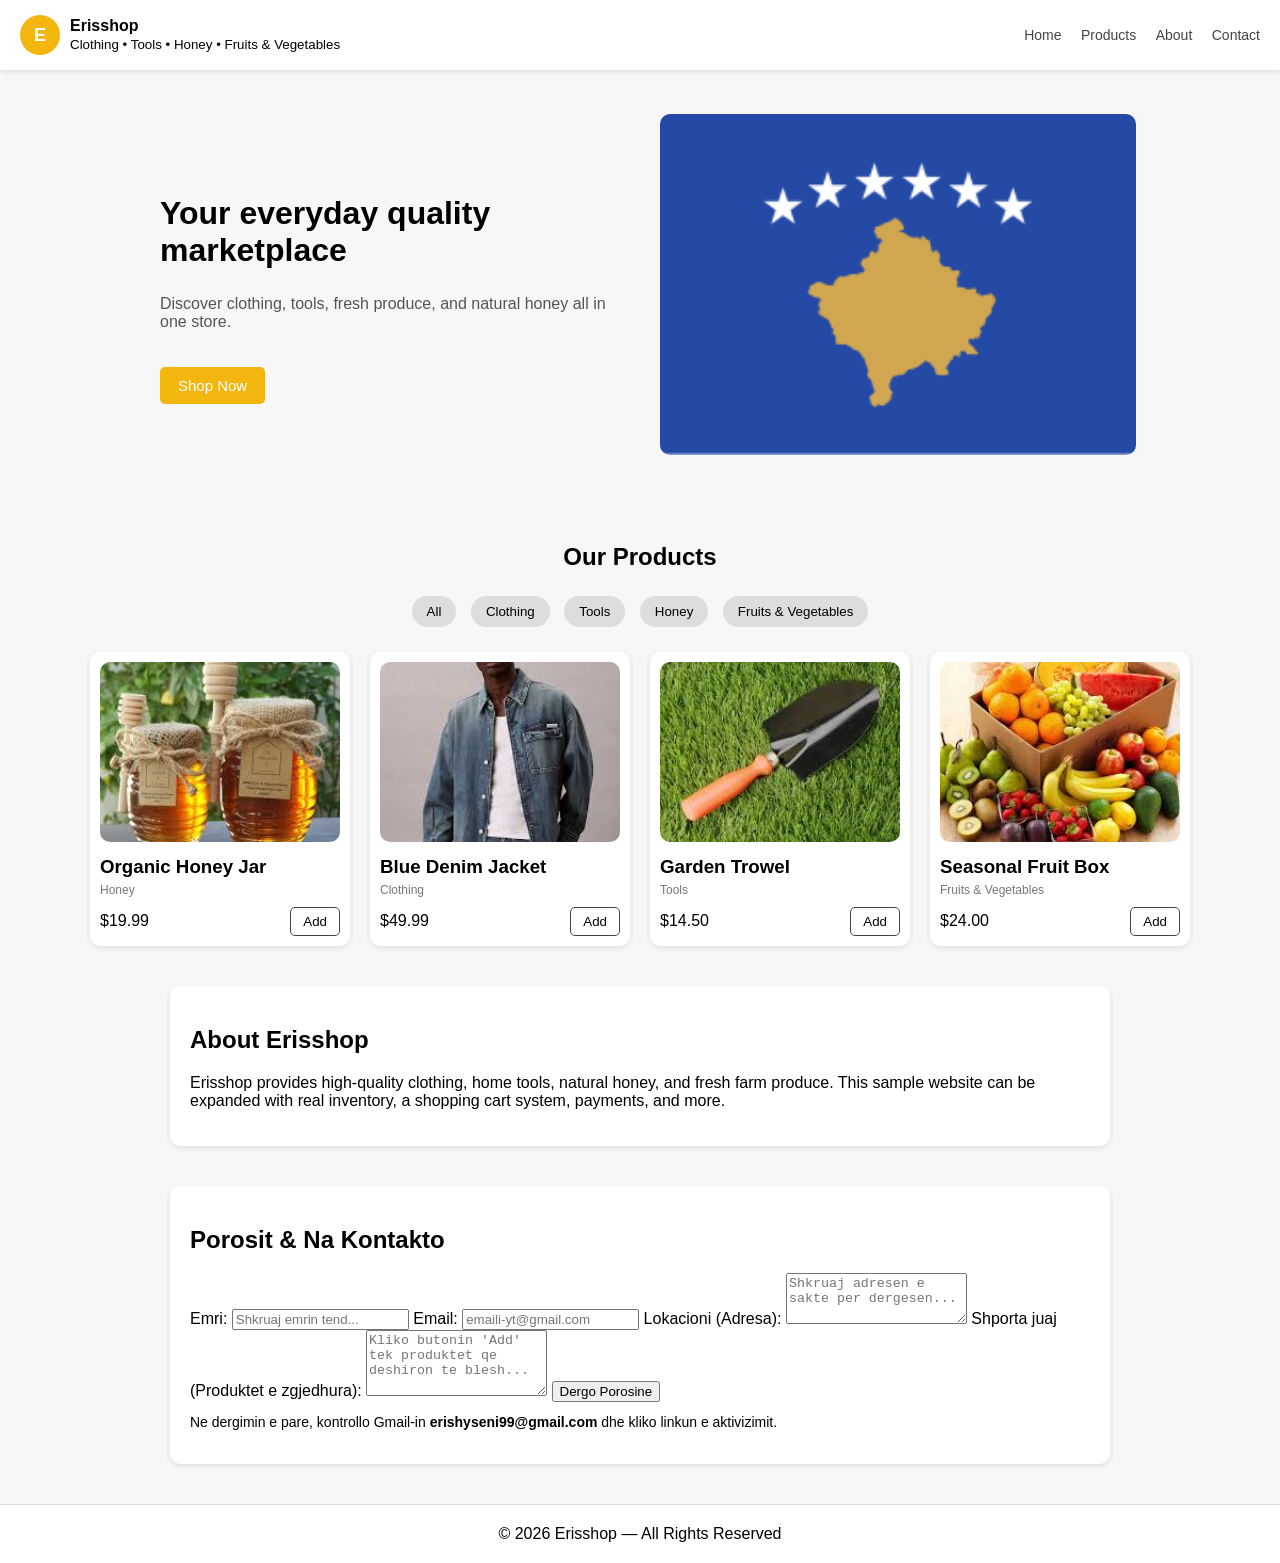
<file: index.html>
<!DOCTYPE html>
<html lang="sq">
<head>
  <meta charset="UTF-8" />
  <meta name="viewport" content="width=device-width, initial-scale=1.0" />
  <title>Erisshop</title>
  <link rel="stylesheet" href="web.css" />
</head>
<body>

<header>
  <div class="logo">
    <div class="logo-circle">E</div>
    <div>
      <strong>Erisshop</strong><br>
      <small>Clothing • Tools • Honey • Fruits & Vegetables</small>
    </div>
  </div>
  <nav>
    <a href="#">Home</a>
    <a href="#products">Products</a>
    <a href="#about">About</a>
    <a href="#contact">Contact</a>
  </nav>
</header>

<section class="hero">
  <div class="hero-text">
    <h1>Your everyday quality marketplace</h1>
    <p>Discover clothing, tools, fresh produce, and natural honey all in one store.</p>
    <button type="button" onclick="document.getElementById('products').scrollIntoView({ behavior: 'smooth' });">
      Shop Now
    </button>
  </div>
  <div class="hero-img">
    <img src="kosova.png" alt="Kosova Hero Image" />
  </div>
</section>

<h2 class="section-title" id="products">Our Products</h2>
<div class="categories">
  <button type="button">All</button>
  <button type="button">Clothing</button>
  <button type="button">Tools</button>
  <button type="button">Honey</button>
  <button type="button">Fruits & Vegetables</button>
</div>

<div class="products">
  <div class="product">
    <img src="honey.jpg" alt="Honey" />
    <h3>Organic Honey Jar</h3>
    <div class="cat">Honey</div>
    <div class="bottom">
      <span>$19.99</span>
      <button type="button" class="add-btn" data-name="Organic Honey Jar" data-price="$19.99">Add</button>
    </div>
  </div>

  <div class="product">
    <img src="denim jacket.jpg" alt="Jacket" />
    <h3>Blue Denim Jacket</h3>
    <div class="cat">Clothing</div>
    <div class="bottom">
      <span>$49.99</span>
      <button type="button" class="add-btn" data-name="Blue Denim Jacket" data-price="$49.99">Add</button>
    </div>
  </div>

  <div class="product">
    <img src="gardenig.jpg" alt="Tools" />
    <h3>Garden Trowel</h3>
    <div class="cat">Tools</div>
    <div class="bottom">
      <span>$14.50</span>
      <button type="button" class="add-btn" data-name="Garden Trowel" data-price="$14.50">Add</button>
    </div>
  </div>

  <div class="product">
    <img src="fruit.jpg" alt="Fruits" />
    <h3>Seasonal Fruit Box</h3>
    <div class="cat">Fruits & Vegetables</div>
    <div class="bottom">
      <span>$24.00</span>
      <button type="button" class="add-btn" data-name="Seasonal Fruit Box" data-price="$24.00">Add</button>
    </div>
  </div>
</div>

<section id="about" class="about-box">
  <h2>About Erisshop</h2>
  <p>
    Erisshop provides high-quality clothing, home tools, natural honey, and fresh farm produce.
    This sample website can be expanded with real inventory, a shopping cart system, payments, and more.
  </p>
</section>

<section id="contact" class="kontakt-box">
  <div class="container">
    <h2>Porosit & Na Kontakto</h2>

    <form
      id="order-form"
      action="https://formsubmit.co/erishyseni99@gmail.com"
      method="POST"
      accept-charset="UTF-8"
    >
      <input type="hidden" name="_subject" value="Porosi e re nga Erisshop" />
      <input type="hidden" name="_template" value="table" />
      <input
        type="hidden"
        name="_autoresponse"
        value="Faleminderit! E morem porosine tuaj dhe do t'ju kontaktojme sa me shpejt."
      />
      <input
        type="text"
        name="_honey"
        style="display:none"
        tabindex="-1"
        autocomplete="off"
      />

      <label for="emri">Emri:</label>
      <input type="text" id="emri" name="emri" placeholder="Shkruaj emrin tend..." required />

      <label for="email">Email:</label>
      <input type="email" id="email" name="email" placeholder="emaili-yt@gmail.com" required />

      <label for="lokacioni">Lokacioni (Adresa):</label>
      <textarea
        id="lokacioni"
        name="lokacioni"
        rows="3"
        placeholder="Shkruaj adresen e sakte per dergesen..."
        required
      ></textarea>

      <label for="produktet">Shporta juaj (Produktet e zgjedhura):</label>
      <textarea
        id="produktet"
        name="produktet"
        rows="4"
        readonly
        placeholder="Kliko butonin 'Add' tek produktet qe deshiron te blesh..."
      ></textarea>

      <button type="submit">Dergo Porosine</button>
    </form>

    <p style="margin-top: 12px; font-size: 14px;">
      Ne dergimin e pare, kontrollo Gmail-in
      <strong>erishyseni99@gmail.com</strong>
      dhe kliko linkun e aktivizimit.
    </p>
  </div>
</section>

<footer>
  © 2026 Erisshop — All Rights Reserved
</footer>

<script>
  const cart = [];
  const productsField = document.getElementById("produktet");
  const addButtons = document.querySelectorAll(".add-btn");
  const orderForm = document.getElementById("order-form");

  function updateCartField() {
    productsField.value = cart.map((item, index) => `${index + 1}. ${item}`).join("\n");
  }

  addButtons.forEach((button) => {
    button.addEventListener("click", () => {
      const productName = button.dataset.name;
      const productPrice = button.dataset.price;
      cart.push(`${productName} - ${productPrice}`);
      updateCartField();
    });
  });

  orderForm.addEventListener("submit", (event) => {
    if (cart.length === 0) {
      event.preventDefault();
      alert("Ju lutem zgjidh te pakten nje produkt para se te dergosh porosine.");
    }
  });
</script>

</body>
</html>
</file>
<file: web.css>
body {
  margin: 0;
  font-family: Arial, sans-serif;
  background: #f7f7f7;
}

header {
  background: #ffffff;
  padding: 15px 20px;
  display: flex;
  justify-content: space-between;
  align-items: center;
  box-shadow: 0 2px 5px rgba(0, 0, 0, 0.1);
}

.logo {
  display: flex;
  align-items: center;
  gap: 10px;
}

.logo-circle {
  width: 40px;
  height: 40px;
  background: #f2b60f;
  color: white;
  display: flex;
  justify-content: center;
  align-items: center;
  border-radius: 50%;
  font-weight: bold;
  font-size: 18px;
}

nav a {
  margin-left: 15px;
  text-decoration: none;
  color: #444;
  font-size: 14px;
}

.hero {
  display: flex;
  flex-wrap: wrap;
  padding: 40px 20px;
  max-width: 1000px;
  margin: auto;
  align-items: center;
}

.hero-text {
  flex: 1;
  padding: 20px;
}

.hero-text h1 {
  font-size: 32px;
  font-weight: bold;
}

.hero-text p {
  margin-top: 10px;
  color: #555;
}

.hero-text button {
  margin-top: 20px;
  padding: 10px 18px;
  border: none;
  background: #f2b60f;
  color: white;
  font-size: 15px;
  cursor: pointer;
  border-radius: 5px;
}

.hero-img {
  flex: 1;
  padding: 4px;
}

.hero-img img {
  width: 100%;
  border-radius: 10px;
}

.section-title {
  text-align: center;
  font-size: 24px;
  margin-top: 40px;
  font-weight: bold;
}

.categories {
  text-align: center;
  margin: 20px;
}

.categories button {
  margin: 5px;
  padding: 8px 15px;
  border-radius: 20px;
  border: none;
  background: #ddd;
  cursor: pointer;
}

.products {
  max-width: 1100px;
  margin: 20px auto;
  display: grid;
  grid-template-columns: repeat(auto-fit, minmax(250px, 1fr));
  gap: 20px;
  padding: 0 20px;
}

.product {
  background: white;
  padding: 10px;
  border-radius: 10px;
  box-shadow: 0 2px 5px rgba(0, 0, 0, 0.1);
}

.product img {
  width: 100%;
  height: 180px;
  object-fit: cover;
  border-radius: 10px;
}

.product h3 {
  margin: 10px 0 5px;
}

.product .cat {
  font-size: 12px;
  color: #777;
}

.product .bottom {
  display: flex;
  justify-content: space-between;
  align-items: center;
  margin-top: 10px;
}

.product .bottom button {
  padding: 6px 12px;
  border: 1px solid #444;
  background: none;
  cursor: pointer;
  border-radius: 5px;
}

.about-box {
  max-width: 900px;
  margin: 40px auto;
  background: white;
  padding: 20px;
  border-radius: 10px;
  box-shadow: 0 2px 5px rgba(0, 0, 0, 0.1);
}

.kontakt-box {
  max-width: 900px;
  margin: 40px auto;
  background: white;
  align-items: center;
  padding: 20px;
  border-radius: 10px;
  box-shadow: 0 2px 5px rgba(0, 0, 0, 0.1);
}
footer {
  background: #fff;
  padding: 20px;
  text-align: center;
  margin-top: 40px;
  border-top: 1px solid #ddd;
}
</file>
